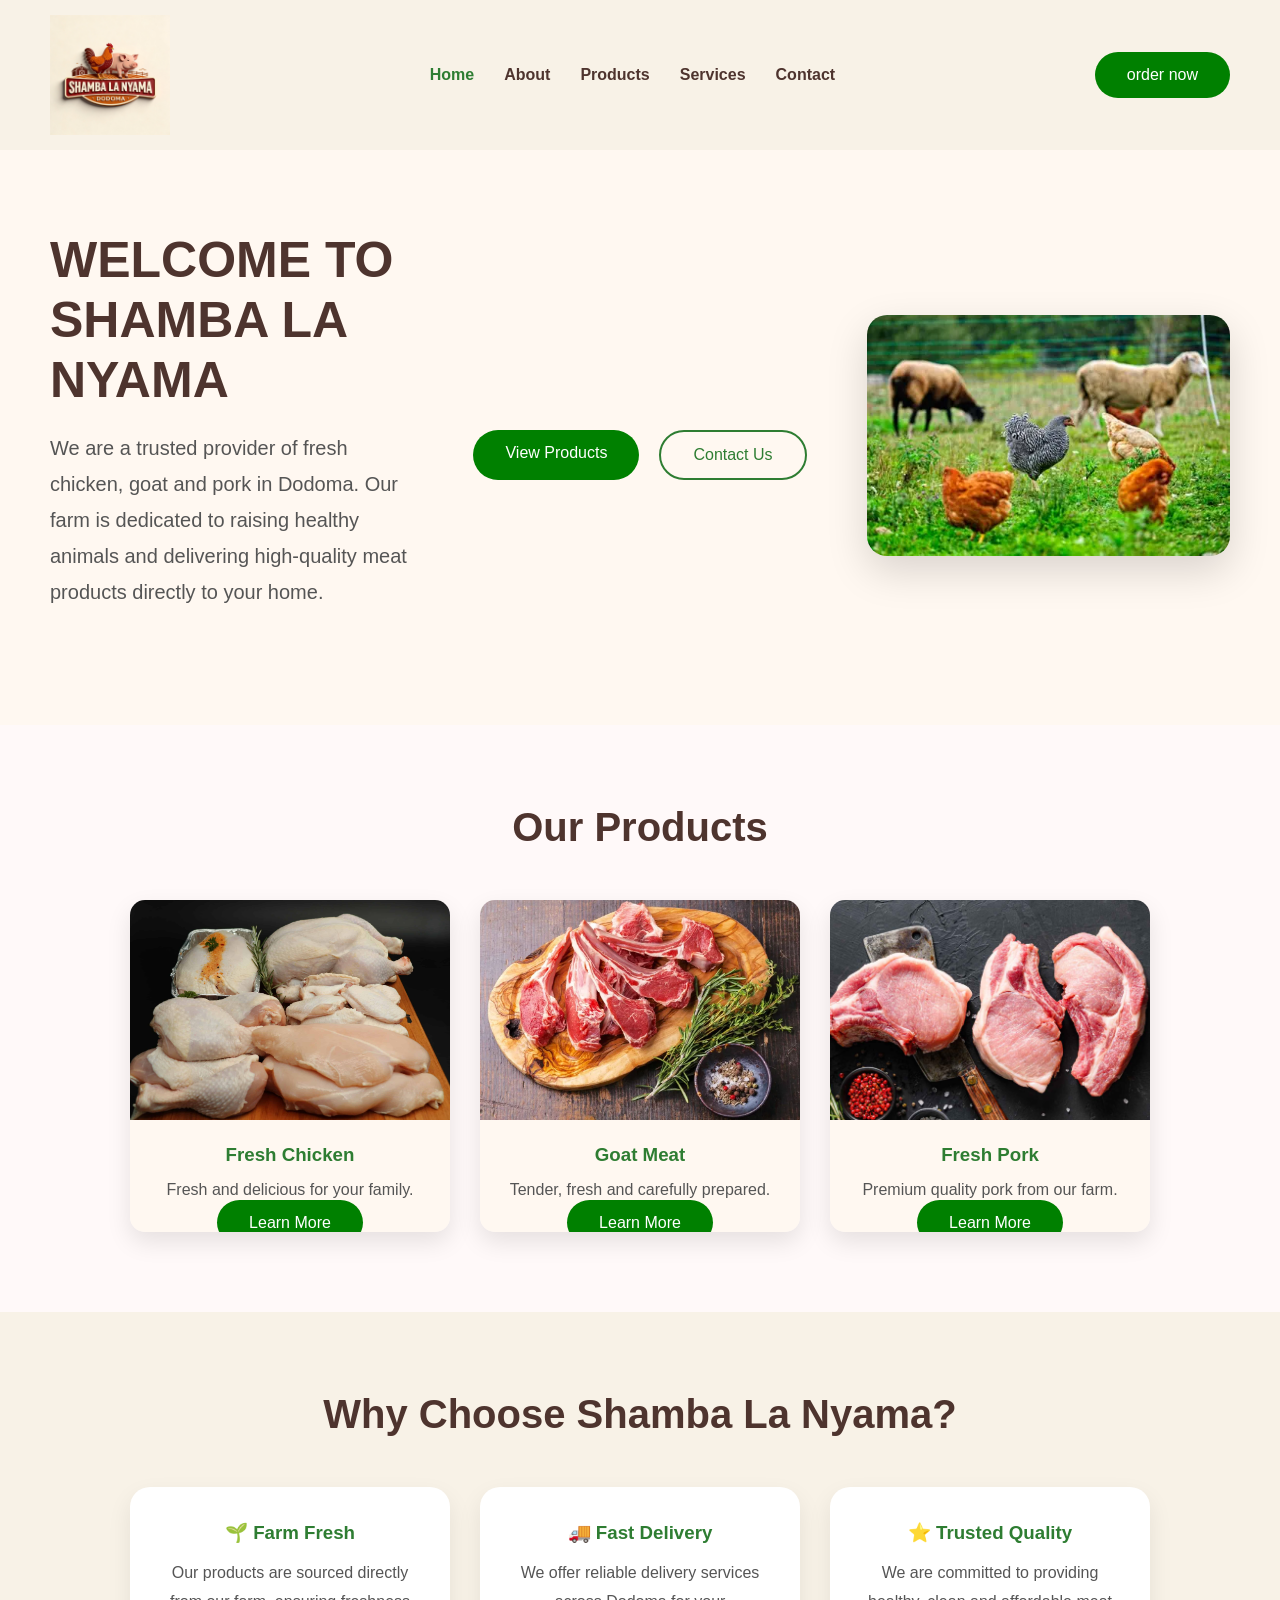
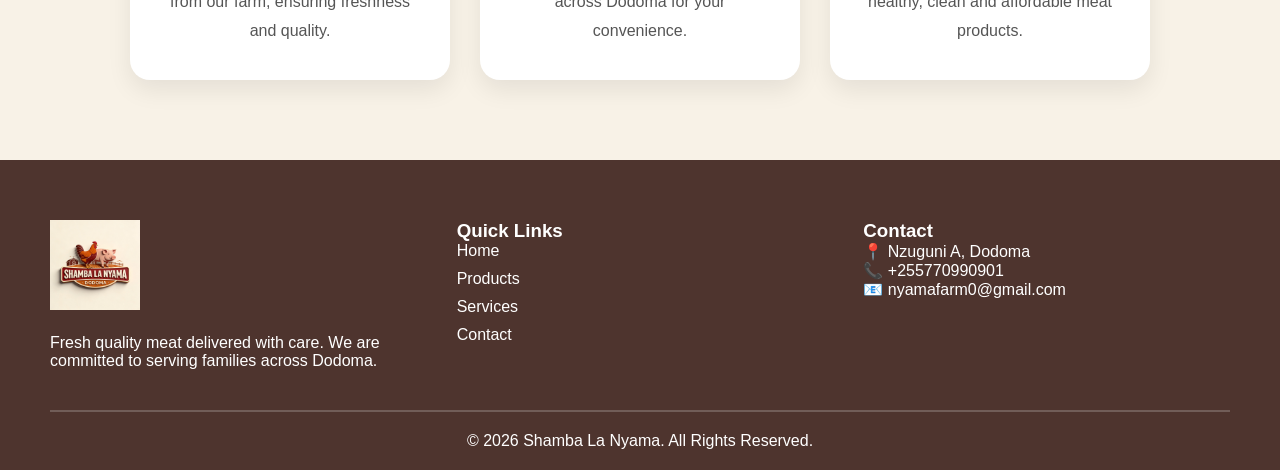
<file: index.html>
<!doctype html>
<html lang="en">
  <head>
    <meta charset="UTF-8" />
    <meta name="viewport" content="width=device-width, initial-scale=1.0" />
    <title>Shamba la Nyama Dodoma</title>

    <link rel="stylesheet" href="css/style.css" />
    <link rel="stylesheet" href="css/responsive.css" />
  </head>

  <body>
    <header>
      <nav>
        <img
          src="assets/logos/WhatsApp Image 2026-07-16 at 02.58.31.jpeg"
          alt="Shamba la Nyama Logo"
        />
        <div class="menu-toggle" id="menuToggle">☰</div>

        <ul id="navLinks">
          <li><a href="index.html" class="active">Home</a></li>
          <li><a href="about.html">About</a></li>
          <li><a href="products.html">Products</a></li>
          <li><a href="services.html">Services</a></li>
          <li><a href="contact.html">Contact</a></li>
        </ul>

        <a href="#" class="order-btn">order now</a>
      </nav>
    </header>

    <section class="hero">
      <div class="hero-text">
        <h1>WELCOME TO SHAMBA LA NYAMA</h1>
        <p>
          We are a trusted provider of fresh chicken, goat and pork in Dodoma.
          Our farm is dedicated to raising healthy animals and delivering
          high-quality meat products directly to your home.
        </p>
      </div>
      <div class="hero-buttons">
        <a href="products.html" class="order-btn">View Products</a>
        <a href="contact.html" class="contact-btn">Contact Us</a>
      </div>

      <div class="hero-image">
        <img src="assets/images/farm.jpg" alt="Farm Image" />
      </div>
    </section>

    <section class="products">
      <h2>Our Products</h2>

      <div class="product-container">
        <div class="product-card">
          <img src="assets/images/chicken3.jpg" alt="Chicken" />
          <h3>Fresh Chicken</h3>
          <p>Fresh and delicious for your family.</p>
          <a href="products.html" class="order-btn">Learn More</a>
        </div>

        <div class="product-card">
          <img src="assets/images/goat1.jpg" alt="Goat" />
          <h3>Goat Meat</h3>
          <p>Tender, fresh and carefully prepared.</p>
          <a href="products.html" class="order-btn">Learn More</a>
        </div>

        <div class="product-card">
          <img src="assets/images/pork2.jpg" alt="Pork" />
          <h3>Fresh Pork</h3>
          <p>Premium quality pork from our farm.</p>
          <a href="products.html" class="order-btn">Learn More</a>
        </div>
      </div>
    </section>

    <section class="why-us">
      <h2>Why Choose Shamba La Nyama?</h2>

      <div class="why-container">
        <div class="why-card">
          <h3>🌱 Farm Fresh</h3>
          <p>
            Our products are sourced directly from our farm, ensuring freshness
            and quality.
          </p>
        </div>

        <div class="why-card">
          <h3>🚚 Fast Delivery</h3>
          <p>
            We offer reliable delivery services across Dodoma for your
            convenience.
          </p>
        </div>

        <div class="why-card">
          <h3>⭐ Trusted Quality</h3>
          <p>
            We are committed to providing healthy, clean and affordable meat
            products.
          </p>
        </div>
      </div>
    </section>

    <footer>
      <div class="footer-container">
        <div class="footer-about">
          <img
            src="assets/logos/WhatsApp Image 2026-07-16 at 02.58.31.jpeg"
            alt="Logo"
          />

          <p>
            Fresh quality meat delivered with care. We are committed to serving
            families across Dodoma.
          </p>
        </div>

        <div class="footer-links">
          <h3>Quick Links</h3>

          <ul>
            <li><a href="index.html">Home</a></li>
            <li><a href="products.html">Products</a></li>
            <li><a href="services.html">Services</a></li>
            <li><a href="contact.html">Contact</a></li>
          </ul>
        </div>

        <div class="footer-contact">
          <h3>Contact</h3>

          <p>📍 Nzuguni A, Dodoma</p>

          <p>📞 +255770990901</p>

          <p>📧 nyamafarm0@gmail.com</p>
        </div>
      </div>

      <hr />

      <p class="copyright">© 2026 Shamba La Nyama. All Rights Reserved.</p>
    </footer>
    <button id="topBtn">↑</button>
    <script src="js/script.js"></script>
  </body>
</html>
</file>
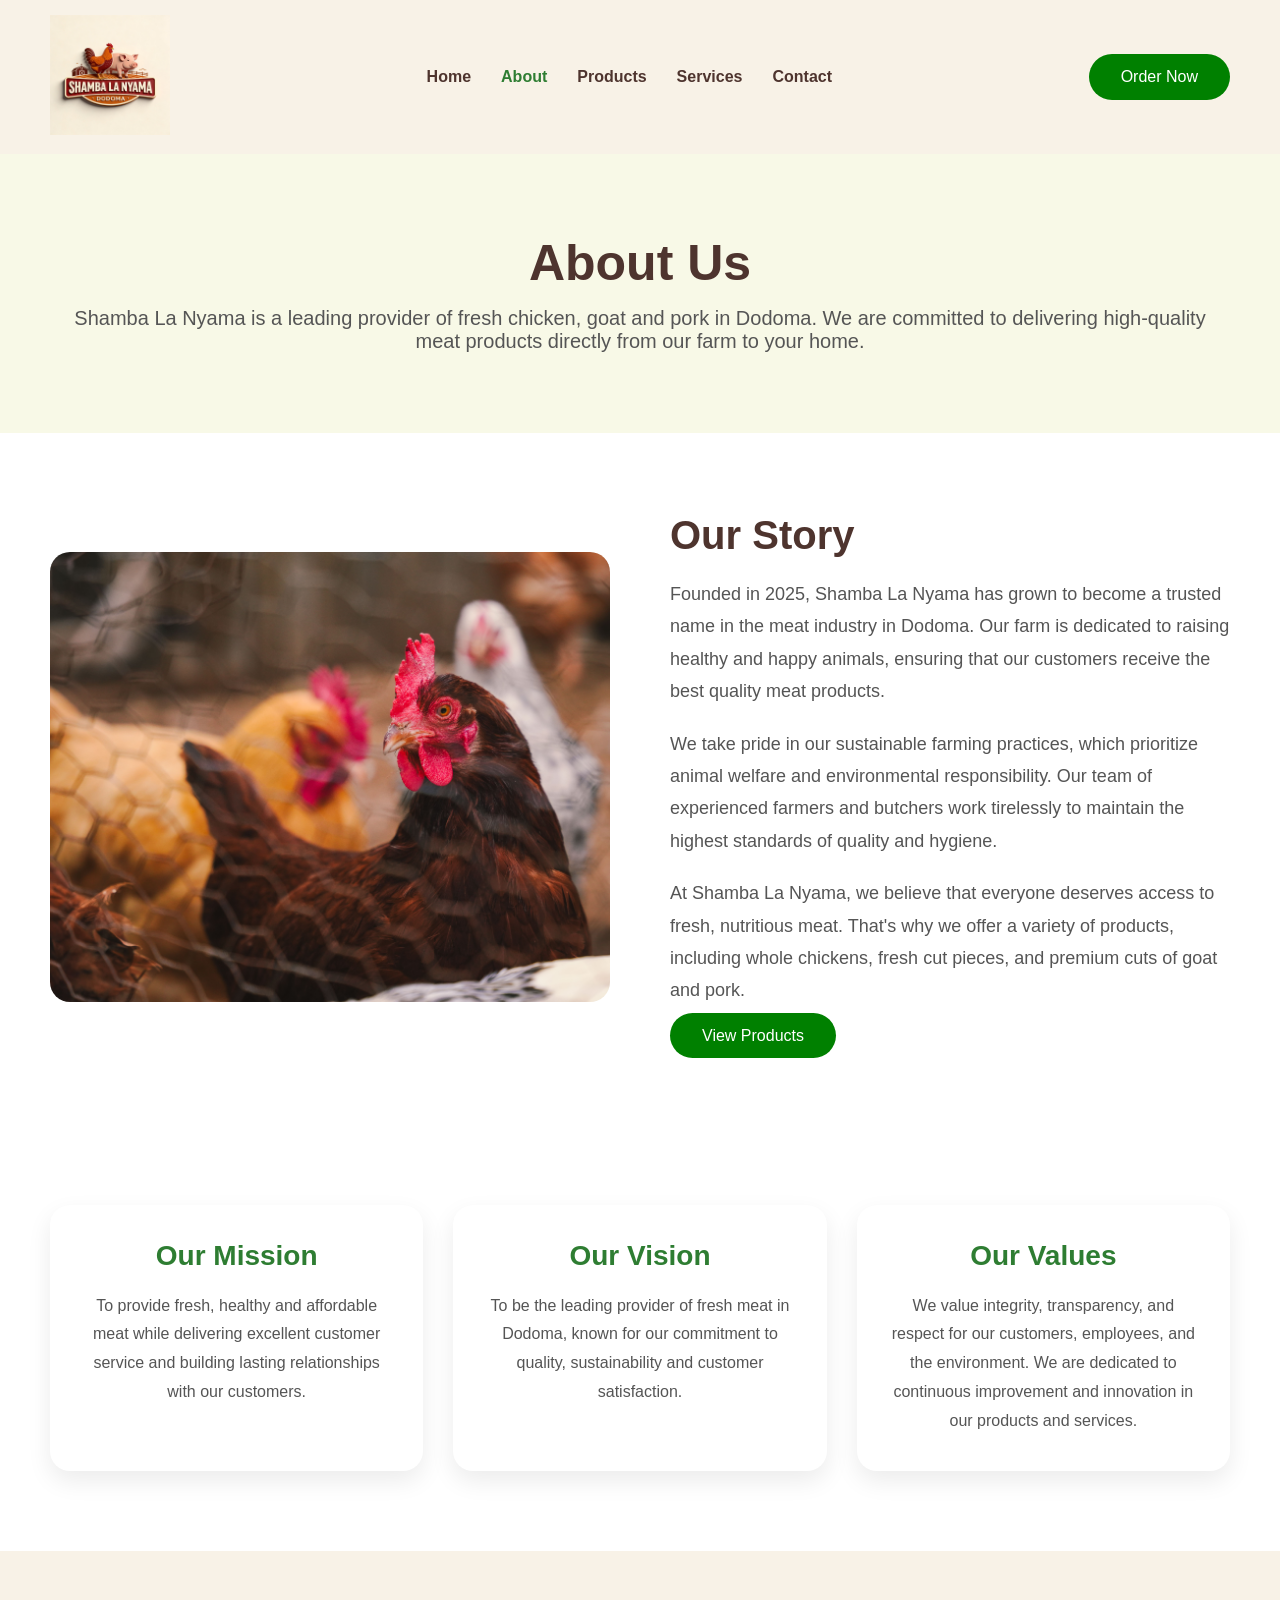
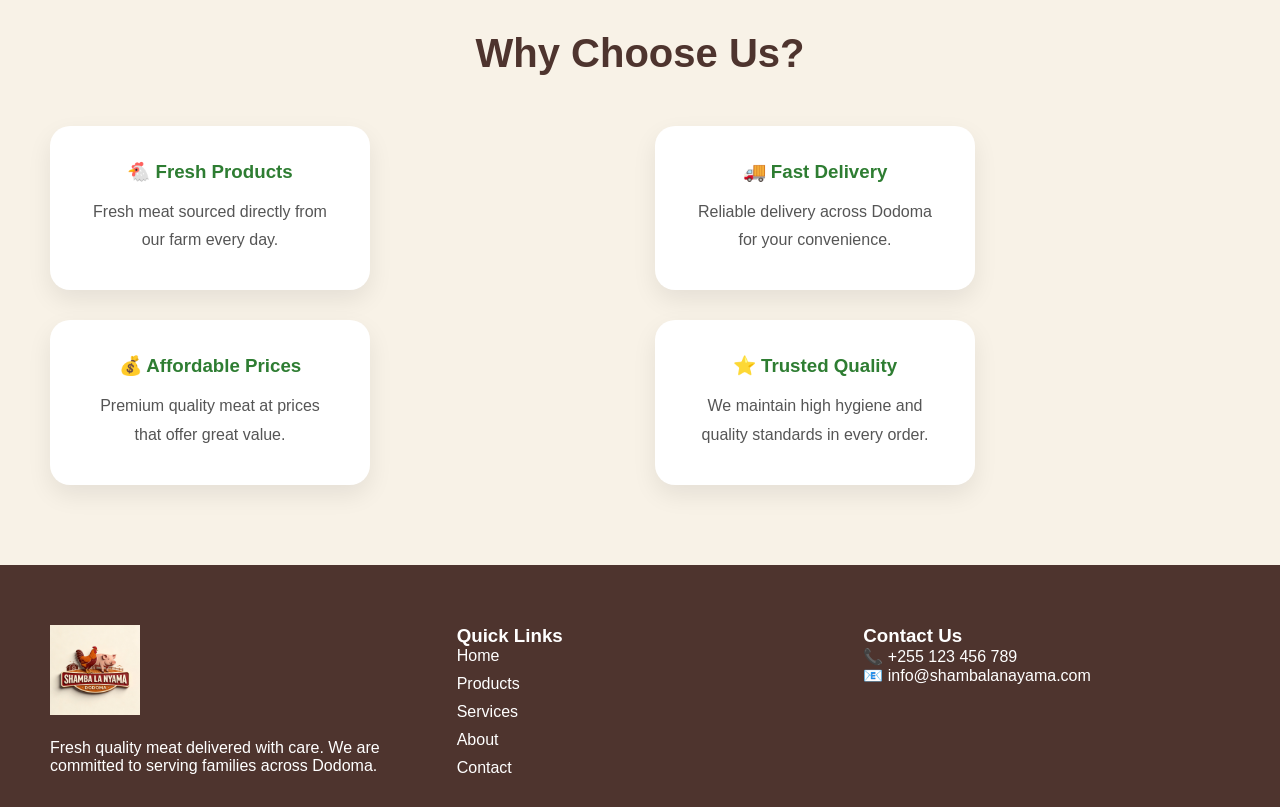
<file: about.html>
<!doctype html>
<html lang="en">
  <head>
    <meta charset="UTF-8" />
    <meta name="viewport" content="width=device-width, initial-scale=1.0" />
    <title>About Us | Shamba La Nyama</title>

    <link rel="stylesheet" href="css/style.css" />
    <link rel="stylesheet" href="css/responsive.css" />
  </head>

  <body>
    <header>
      <nav>
        <a href="index.html">
          <img
            src="assets/logos/WhatsApp Image 2026-07-16 at 02.58.31.jpeg"
            alt="Shamba La Nyama Logo"
          />
        </a>
        <div class="menu-toggle" id="menuToggle">☰</div>

        <ul class="nav-links" id="navLinks">
          <li><a href="index.html">Home</a></li>
          <li><a href="about.html" class="active">About</a></li>
          <li><a href="products.html">Products</a></li>
          <li><a href="services.html">Services</a></li>
          <li><a href="contact.html">Contact</a></li>
        </ul>

        <a href="products.html" class="order-btn">Order Now</a>
      </nav>
    </header>

    <main>
      <section class="about-header">
        <h1>About Us</h1>

        <p>
          Shamba La Nyama is a leading provider of fresh chicken, goat and pork
          in Dodoma. We are committed to delivering high-quality meat products
          directly from our farm to your home.
        </p>
      </section>

      <section class="about-section">
        <div class="about-image">
          <img
            src="assets/images/pexels-emmacate-19972937.jpg"
            alt="Shamba La Nyama Farm"
          />
        </div>

        <div class="about-text">
          <h2>Our Story</h2>

          <p>
            Founded in 2025, Shamba La Nyama has grown to become a trusted name
            in the meat industry in Dodoma. Our farm is dedicated to raising
            healthy and happy animals, ensuring that our customers receive the
            best quality meat products.
          </p>

          <p>
            We take pride in our sustainable farming practices, which prioritize
            animal welfare and environmental responsibility. Our team of
            experienced farmers and butchers work tirelessly to maintain the
            highest standards of quality and hygiene.
          </p>

          <p>
            At Shamba La Nyama, we believe that everyone deserves access to
            fresh, nutritious meat. That's why we offer a variety of products,
            including whole chickens, fresh cut pieces, and premium cuts of goat
            and pork.
          </p>

          <a href="products.html" class="order-btn">View Products</a>
        </div>
      </section>

      <section class="mvv-section">
        <div class="mvv-card">
          <h3>Our Mission</h3>

          <p>
            To provide fresh, healthy and affordable meat while delivering
            excellent customer service and building lasting relationships with
            our customers.
          </p>
        </div>

        <div class="mvv-card">
          <h3>Our Vision</h3>

          <p>
            To be the leading provider of fresh meat in Dodoma, known for our
            commitment to quality, sustainability and customer satisfaction.
          </p>
        </div>

        <div class="mvv-card">
          <h3>Our Values</h3>

          <p>
            We value integrity, transparency, and respect for our customers,
            employees, and the environment. We are dedicated to continuous
            improvement and innovation in our products and services.
          </p>
        </div>
      </section>
      <section class="why-us">
        <h2>Why Choose Us?</h2>

        <div class="why-grid">
          <div class="why-card">
            <h3>🐔 Fresh Products</h3>
            <p>Fresh meat sourced directly from our farm every day.</p>
          </div>

          <div class="why-card">
            <h3>🚚 Fast Delivery</h3>
            <p>Reliable delivery across Dodoma for your convenience.</p>
          </div>

          <div class="why-card">
            <h3>💰 Affordable Prices</h3>
            <p>Premium quality meat at prices that offer great value.</p>
          </div>

          <div class="why-card">
            <h3>⭐ Trusted Quality</h3>
            <p>
              We maintain high hygiene and quality standards in every order.
            </p>
          </div>
        </div>
      </section>
    </main>

    <footer>
      <div class="footer-container">
        <div class="footer-about">
          <img
            src="assets/logos/WhatsApp Image 2026-07-16 at 02.58.31.jpeg"
            alt="Logo"
          />

          <p>
            Fresh quality meat delivered with care. We are committed to serving
            families across Dodoma.
          </p>
        </div>

        <div class="footer-links">
          <h3>Quick Links</h3>

          <ul>
            <li><a href="index.html">Home</a></li>
            <li><a href="products.html">Products</a></li>
            <li><a href="services.html">Services</a></li>
            <li><a href="about.html" class="active">About</a></li>
            <li><a href="contact.html">Contact</a></li>
          </ul>
        </div>

        <div class="footer-contact">
          <h3>Contact Us</h3>

          <p>📞 +255 123 456 789</p>
          <p>📧 info@shambalanayama.com</p>
        </div>
      </div>
    </footer>

    <button id="topBtn">↑</button>
    <script src="js/script.js"></script>
  </body>
</html>
</file>
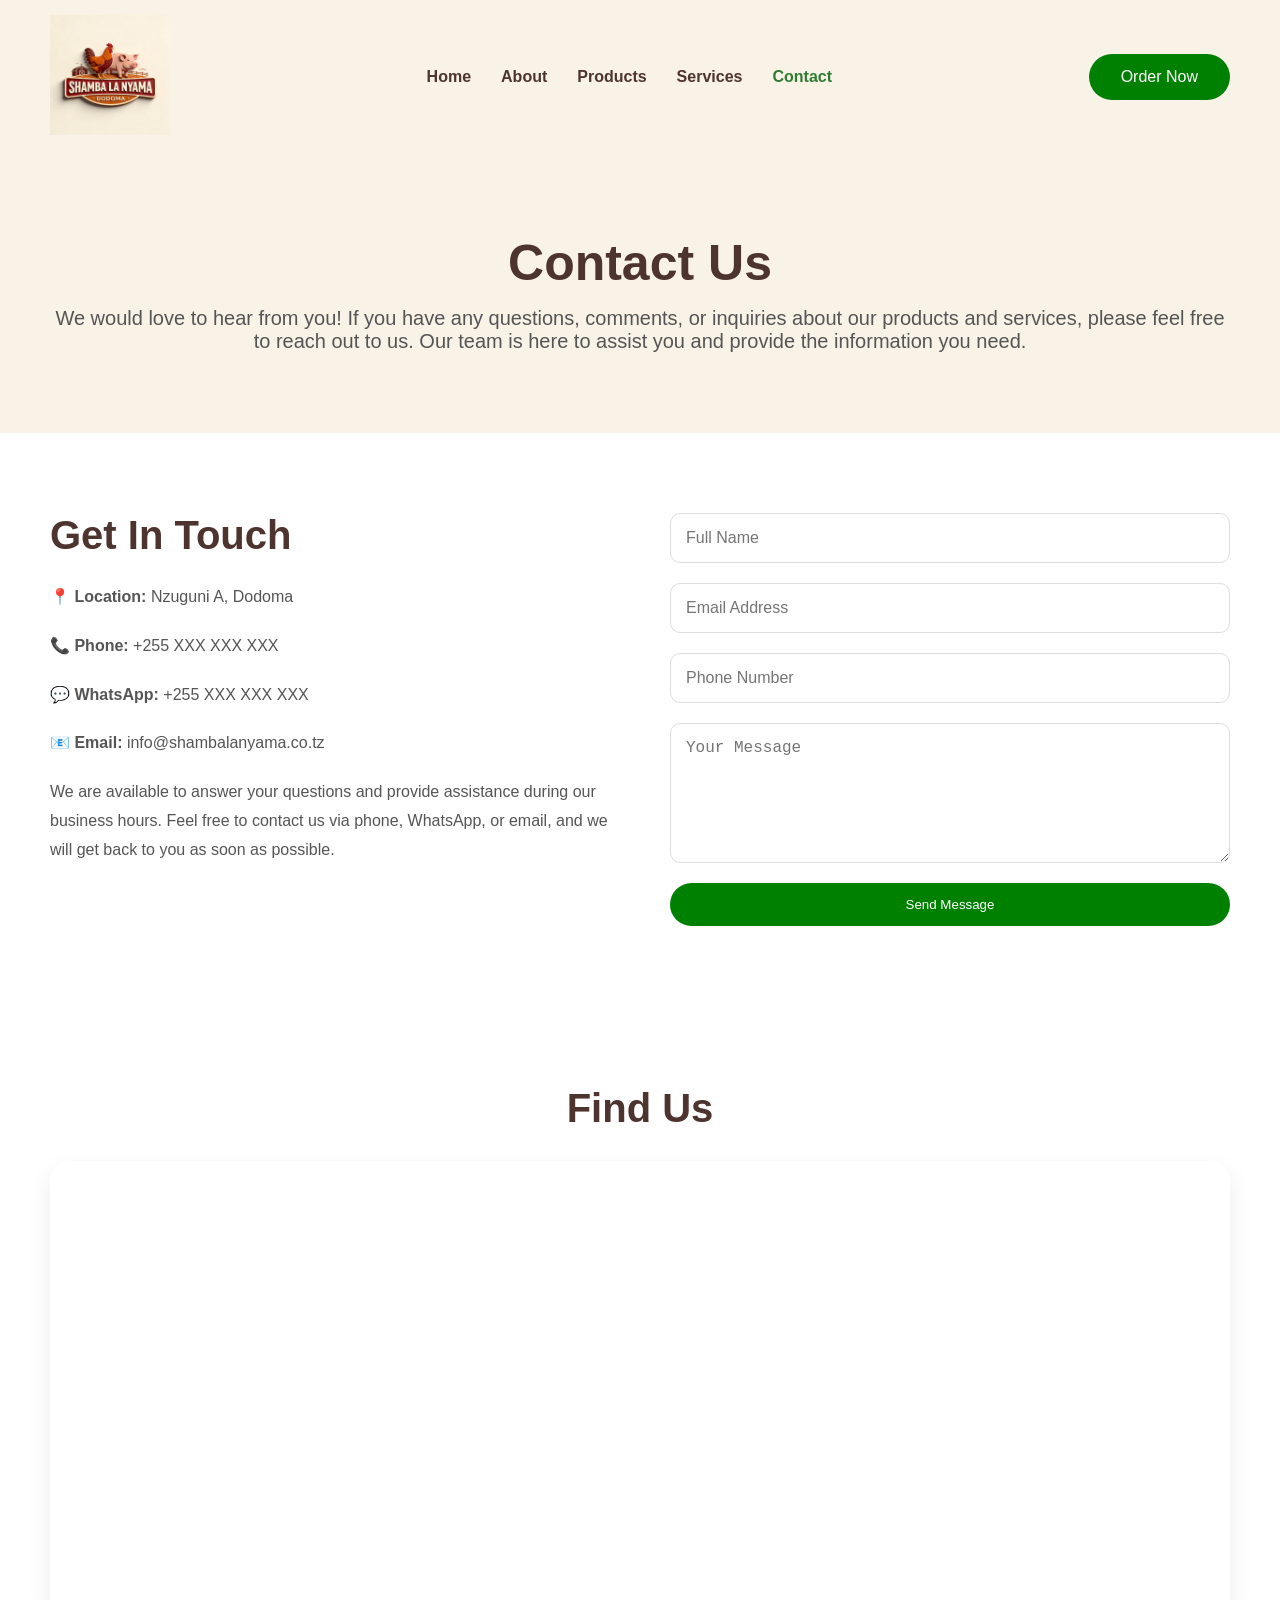
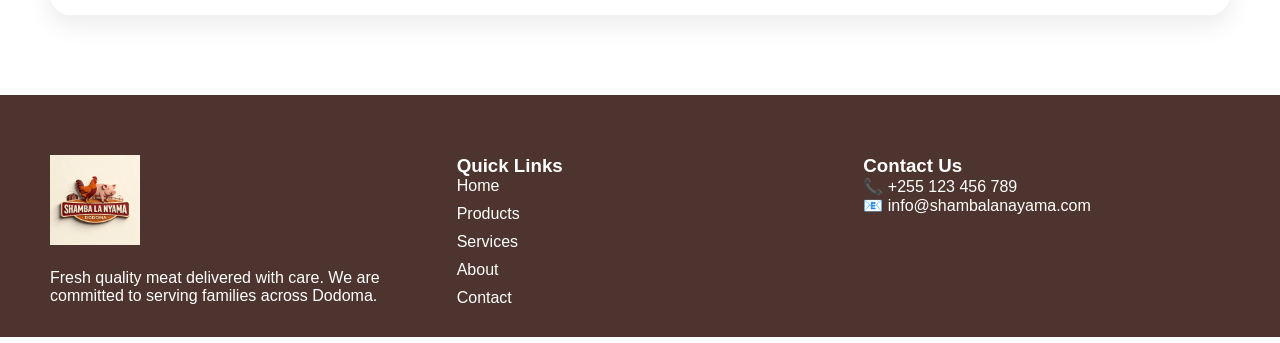
<file: contact.html>
<!doctype html>
<html lang="en">
  <head>
    <meta charset="UTF-8" />
    <meta name="viewport" content="width=device-width, initial-scale=1.0" />
    <title>About Us | Shamba La Nyama</title>

    <link rel="stylesheet" href="css/style.css" />
    <link rel="stylesheet" href="css/responsive.css" />
  </head>

  <body>
    <header>
      <nav>
        <a href="index.html">
          <img
            src="assets/logos/WhatsApp Image 2026-07-16 at 02.58.31.jpeg"
            alt="Shamba La Nyama Logo"
          />
        </a>
        <div class="menu-toggle" id="menuToggle">☰</div>

        <ul class="nav-links" id="navLinks">
          <li><a href="index.html">Home</a></li>
          <li><a href="about.html">About</a></li>
          <li><a href="products.html">Products</a></li>
          <li><a href="services.html">Services</a></li>
          <li><a href="contact.html" class="active">Contact</a></li>
        </ul>

        <a href="products.html" class="order-btn">Order Now</a>
      </nav>
    </header>

    <main>
    <main>

<section class="page-header">

    <h1>Contact Us</h1>

    <p>
        We would love to hear from you! If you have any questions, comments, or inquiries about our products and services, please feel free to reach out to us. Our team is here to assist you and provide the information you need.
    </p>

</section>

<section class="contact-section">

    <div class="contact-info">

        <h2>Get In Touch</h2>

        <p><strong>📍 Location:</strong> Nzuguni A, Dodoma</p>

        <p><strong>📞 Phone:</strong> +255 XXX XXX XXX</p>

        <p><strong>💬 WhatsApp:</strong> +255 XXX XXX XXX</p>

        <p><strong>📧 Email:</strong> info@shambalanyama.co.tz</p>

        <p>
            We are available to answer your questions and provide assistance during our business hours. Feel free to contact us via phone, WhatsApp, or email, and we will get back to you as soon as possible.
        </p>

    </div>

    <div class="contact-form">

        <form id="contactForm">

            <input id="name" placeholder="Full Name" required>

            <input id="email" placeholder="Email Address" required>

            <input id="phone" type="tel" placeholder="Phone Number">

            <textarea id="message" placeholder="Your Message" rows="6"></textarea>

            <button type="submit" class="order-btn">
                Send Message
            </button>

        </form>

    </div>

</section>
<section class="map-section">

    <h2>Find Us</h2>

    <div class="map-container">
<iframe src="https://www.google.com/maps/embed?pb=!1m14!1m12!1m3!1d1983.5262744845143!2d35.85172771631975!3d-6.123630498978437!2m3!1f0!2f0!3f0!3m2!1i1024!2i768!4f13.1!5e0!3m2!1sen!2stz!4v1784552067715!5m2!1sen!2stz" width="600" height="450" style="border:0;" allowfullscreen="" loading="lazy" referrerpolicy="strict-origin-when-cross-origin"></iframe>
        

    </div>

</section>
    </main>

    <footer>
      <div class="footer-container">
        <div class="footer-about">
          <img
            src="assets/logos/WhatsApp Image 2026-07-16 at 02.58.31.jpeg"
            alt="Logo"
          />

          <p>
            Fresh quality meat delivered with care. We are committed to serving
            families across Dodoma.
          </p>
        </div>

        <div class="footer-links">
          <h3>Quick Links</h3>

          <ul>
            <li><a href="index.html">Home</a></li>
            <li><a href="products.html">Products</a></li>
            <li><a href="services.html">Services</a></li>
            <li><a href="about.html">About</a></li>
            <li><a href="contact.html " class="active">Contact</a></li>
          </ul>
        </div>

        <div class="footer-contact">
          <h3>Contact Us</h3>

          <p>📞 +255 123 456 789</p>
          <p>📧 info@shambalanayama.com</p>
        </div>
      </div>
    </footer>
 <button id="topBtn">↑</button>
    <script src="js/script.js"></script>
  </body>
</html>
</file>
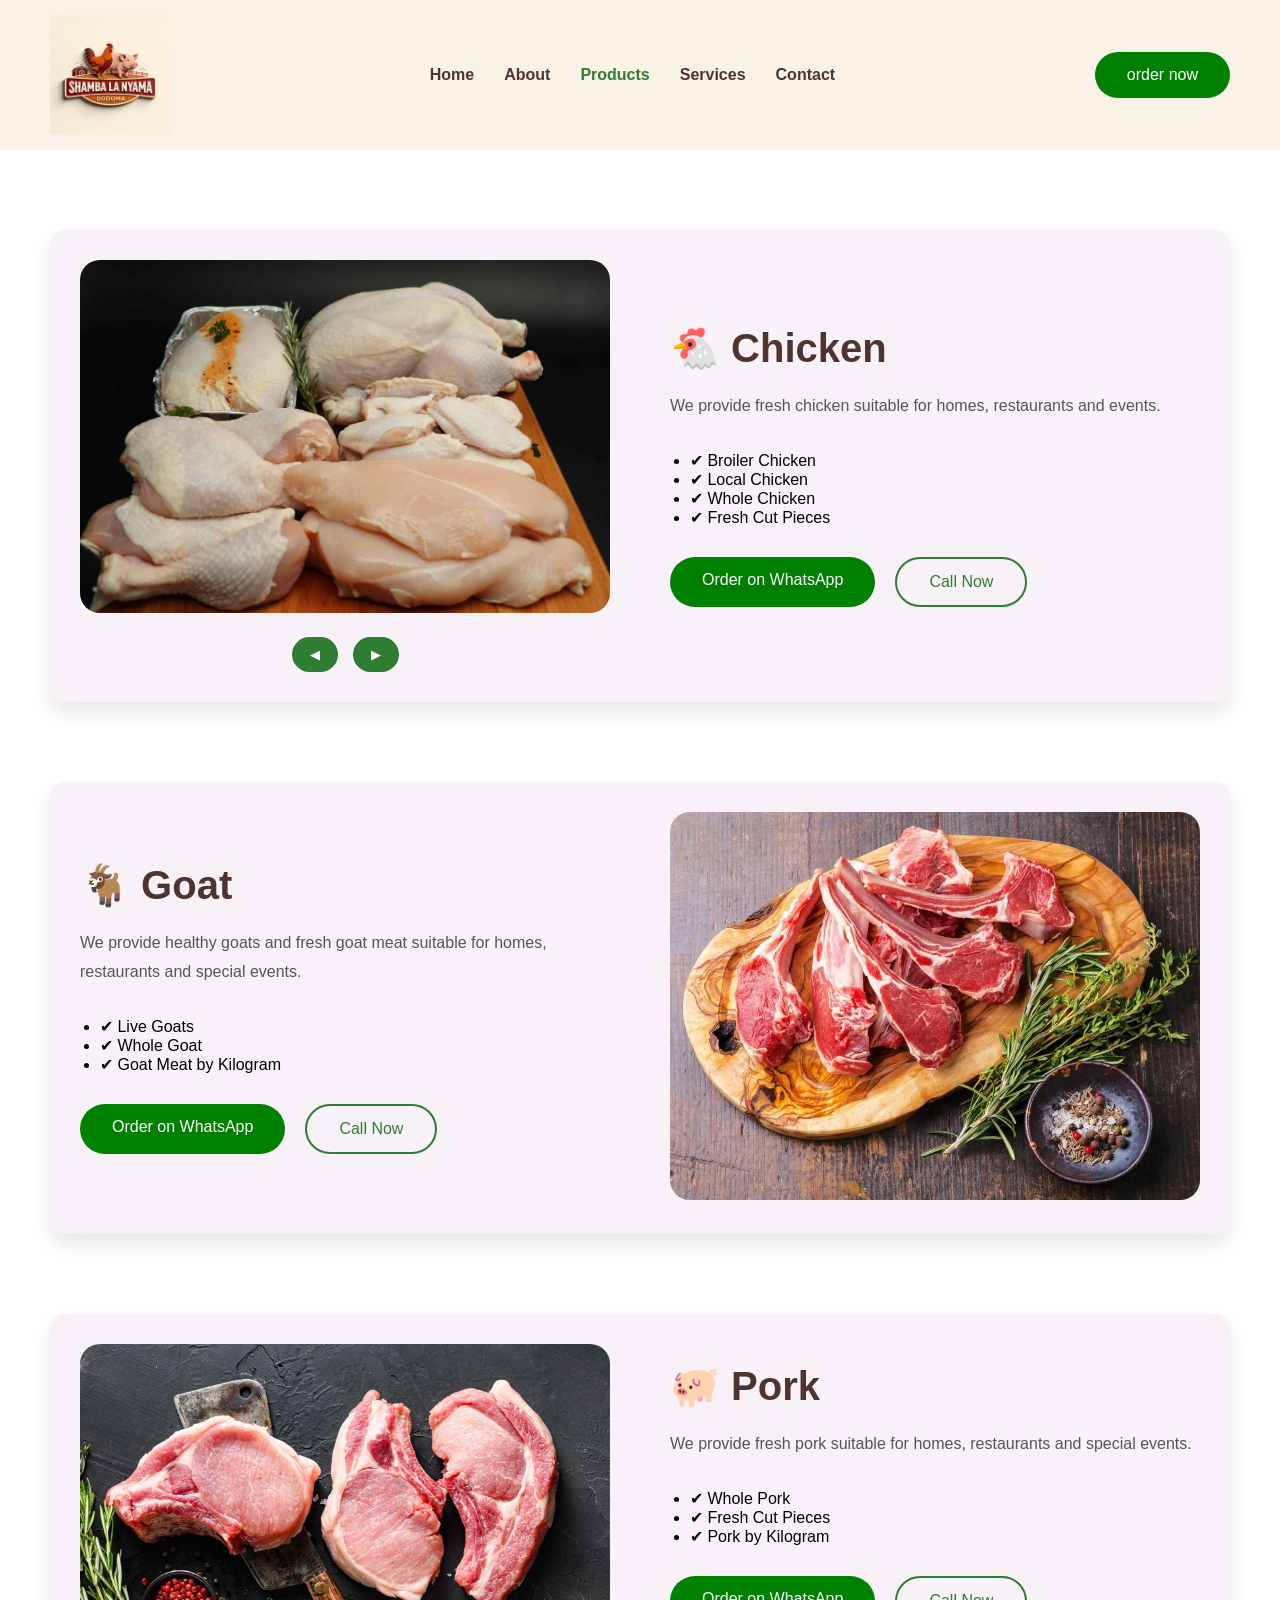
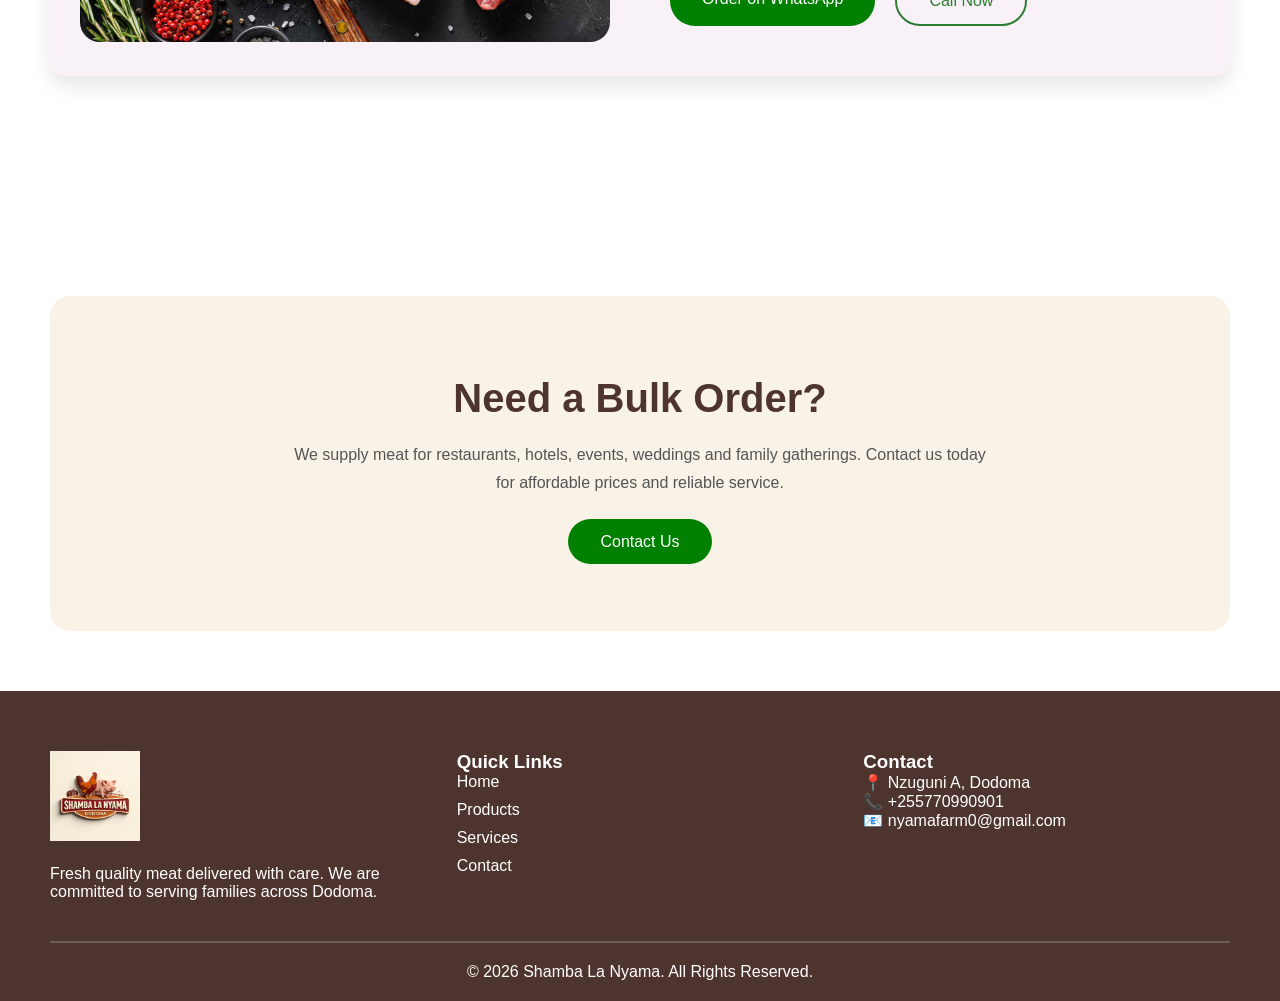
<file: products.html>
<!doctype html>
<html lang="en">
  <head>
    <meta charset="UTF-8" />
    <meta name="viewport" content="width=device-width, initial-scale=1.0" />
    <title>Shamba la Nyama Dodoma</title>

    <link rel="stylesheet" href="css/style.css" />
    <link rel="stylesheet" href="css/responsive.css" />
  </head>

  <body>
    <header>
      <nav>
        <img
          src="assets/logos/WhatsApp Image 2026-07-16 at 02.58.31.jpeg"
          alt="Shamba la Nyama Logo"
        />
        <div class="menu-toggle" id="menuToggle">☰</div>

        <ul id="navLinks">
          <li><a href="index.html">Home</a></li>
          <li><a href="about.html">About</a></li>
          <li><a href="products.html" class="active">Products</a></li>
          <li><a href="services.html">Services</a></li>
          <li><a href="contact.html">Contact</a></li>
        </ul>

        <a href="#" class="order-btn">order now</a>
      </nav>
    </header>

    <section class="products-page">
      <div class="product-item">
        <div class="product-image">

    <img id="chickenImage"
         src="assets/images/chicken3.jpg"
         alt="Chicken">

    <div class="gallery-buttons">
        <button id="prevChicken">◀</button>
        <button id="nextChicken">▶</button>
    </div>

</div>

        <div class="product-details">
          <h2>🐔 Chicken</h2>

          <p>
            We provide fresh chicken suitable for homes, restaurants and events.
          </p>

          <ul>
            <li>✔ Broiler Chicken</li>

            <li>✔ Local Chicken</li>

            <li>✔ Whole Chicken</li>

            <li>✔ Fresh Cut Pieces</li>
          </ul>

          <div class="product-buttons">
            <a href="#" class="order-btn"> Order on WhatsApp </a>

            <a href="#" class="contact-btn"> Call Now </a>
          </div>
        </div>
      </div>

      <div class="product-item reverse">
        <div class="product-image">
          <img src="assets/images/goat1.jpg" alt="Goat" />
        </div>

        <div class="product-details">
          <h2>🐐 Goat</h2>

          <p>
            We provide healthy goats and fresh goat meat suitable for homes,
            restaurants and special events.
          </p>

          <ul>
            <li>✔ Live Goats</li>
            <li>✔ Whole Goat</li>
            <li>✔ Goat Meat by Kilogram</li>
          </ul>
          <div class="product-buttons">
            <a href="#" class="order-btn"> Order on WhatsApp </a>

            <a href="#" class="contact-btn"> Call Now </a>
          </div>
        </div>
      </div>

      <div class="product-item">
        <div class="product-image">
          <img src="assets/images/pork2.jpg" alt="Pork" />
        </div>

        <div class="product-details">
          <h2>🐖 Pork</h2>

          <p>
            We provide fresh pork suitable for homes, restaurants and special
            events.
          </p>

          <ul>
            <li>✔ Whole Pork</li>
            <li>✔ Fresh Cut Pieces</li>
            <li>✔ Pork by Kilogram</li>
          </ul>

          <div class="product-buttons">
            <a href="#" class="order-btn"> Order on WhatsApp </a>

            <a href="#" class="contact-btn"> Call Now </a>
          </div>
        </div>


    </section>

    <section class="bulk-order">

    <h2>Need a Bulk Order?</h2>

    <p>
        We supply meat for restaurants, hotels, events,
        weddings and family gatherings.

        Contact us today for affordable prices and reliable service.
    </p>

    <a href="contact.html" class="order-btn">
        Contact Us
    </a>

</section>
    <footer>
      <div class="footer-container">
        <div class="footer-about">
          <img
            src="assets/logos/WhatsApp Image 2026-07-16 at 02.58.31.jpeg"
            alt="Logo"
          />

          <p>
            Fresh quality meat delivered with care. We are committed to serving
            families across Dodoma.
          </p>
        </div>

        <div class="footer-links">
          <h3>Quick Links</h3>

          <ul>
            <li><a href="index.html">Home</a></li>
            <li><a href="products.html">Products</a></li>
            <li><a href="services.html">Services</a></li>
            <li><a href="contact.html">Contact</a></li>
          </ul>
        </div>

        <div class="footer-contact">
          <h3>Contact</h3>

          <p>📍 Nzuguni A, Dodoma</p>

          <p>📞 +255770990901</p>

          <p>📧 nyamafarm0@gmail.com</p>
        </div>
      </div>

      <hr />

      <p class="copyright">© 2026 Shamba La Nyama. All Rights Reserved.</p>
    </footer>
     <button id="topBtn">↑</button>
    <script src="js/script.js"></script>
  </body>
</html>
</file>
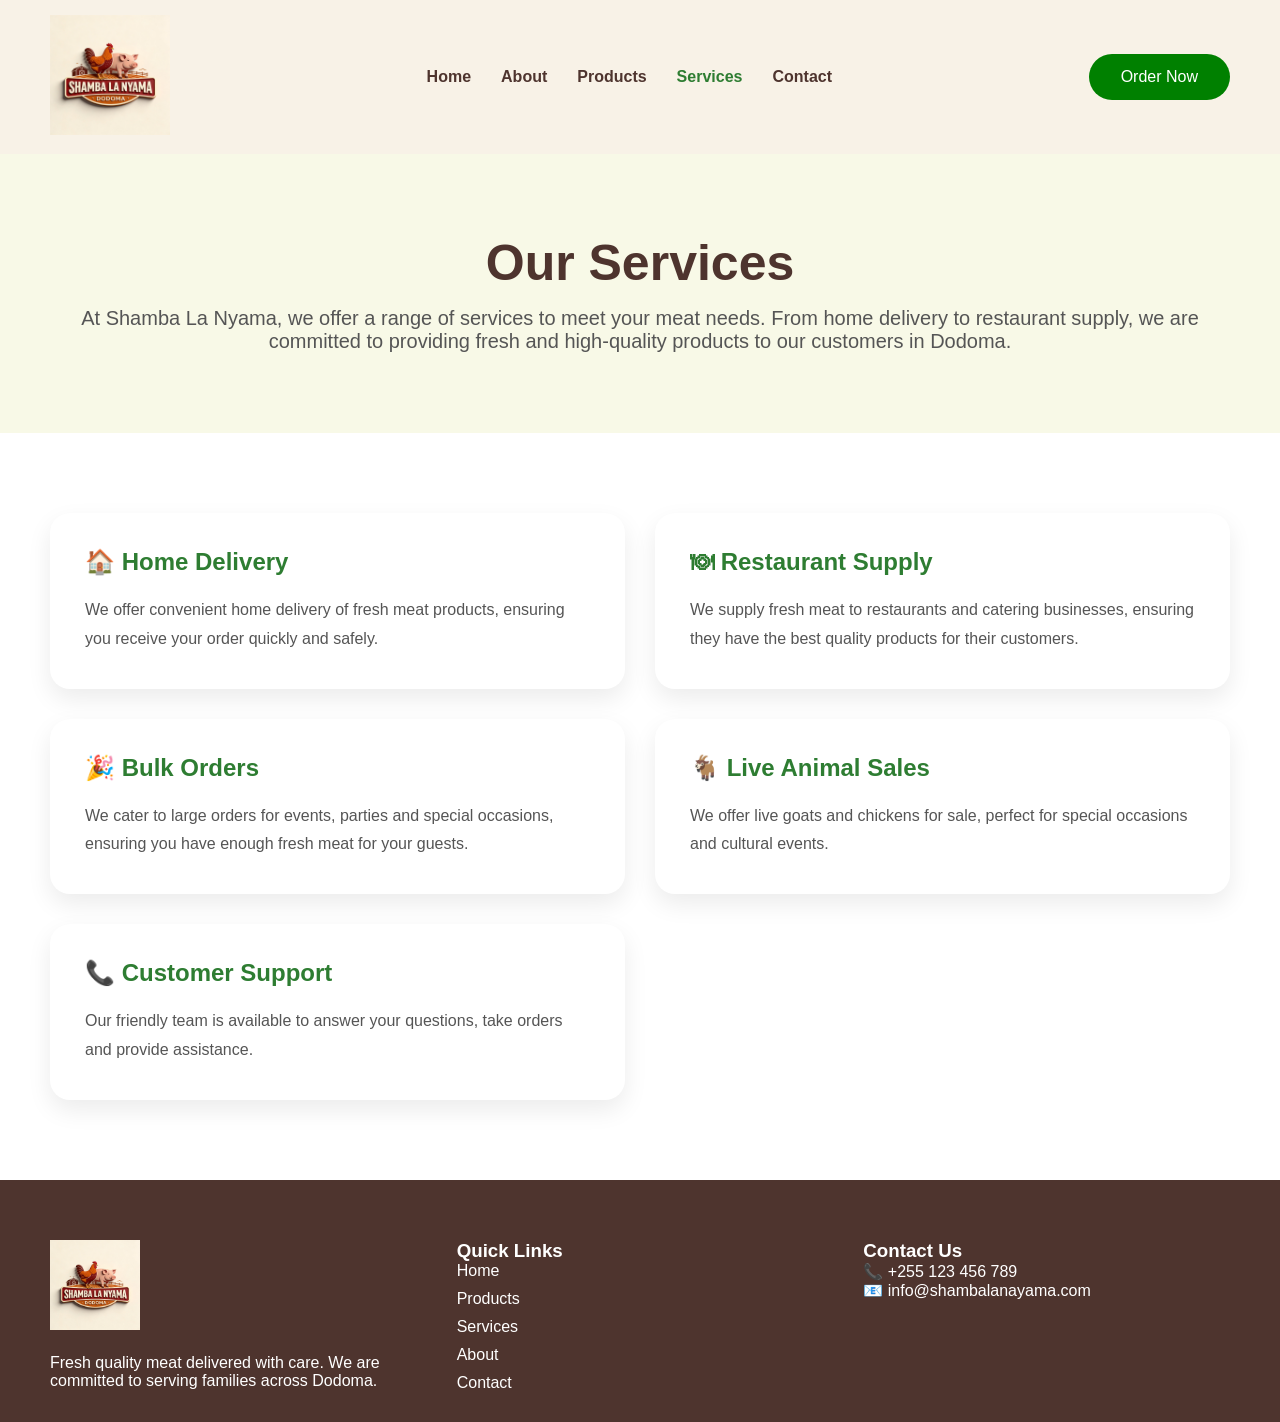
<file: services.html>
<!doctype html>
<html lang="en">
  <head>
    <meta charset="UTF-8" />
    <meta name="viewport" content="width=device-width, initial-scale=1.0" />
    <title>About Us | Shamba La Nyama</title>

    <link rel="stylesheet" href="css/style.css" />
    <link rel="stylesheet" href="css/responsive.css" />
  </head>

  <body>
    <header>
      <nav>
        <a href="index.html">
          <img
            src="assets/logos/WhatsApp Image 2026-07-16 at 02.58.31.jpeg"
            alt="Shamba La Nyama Logo"
          />
        </a>
        <div class="menu-toggle" id="menuToggle">☰</div>

        <ul class="nav-links" id="navLinks">
          <li><a href="index.html">Home</a></li>
          <li><a href="about.html">About</a></li>
          <li><a href="products.html">Products</a></li>
          <li><a href="services.html" class="active">Services</a></li>
          <li><a href="contact.html">Contact</a></li>
        </ul>

        <a href="products.html" class="order-btn">Order Now</a>
      </nav>
    </header>

    <main>
    <main>

<section class="about-header">

    <h1>Our Services</h1>

    <p>
        At Shamba La Nyama, we offer a range of services to meet your meat needs. From home delivery to restaurant supply, we are committed to providing fresh and high-quality products to our customers in Dodoma.
    </p>

</section>

<section class="services">

    <div class="service-card">

        <h2>🏠 Home Delivery</h2>

        <p>
            We offer convenient home delivery of fresh meat products, ensuring you receive your order quickly and safely.
        </p>

    </div>

    <div class="service-card">

        <h2>🍽 Restaurant Supply</h2>

        <p>
            We supply fresh meat to restaurants and catering businesses,
            ensuring they have the best quality products for their customers.
        </p>

    </div>

    <div class="service-card">

        <h2>🎉 Bulk Orders</h2>

        <p>
            We cater to large orders for events, parties and special occasions,
            ensuring you have enough fresh meat for your guests.
        </p>

    </div>

    <div class="service-card">

        <h2>🐐 Live Animal Sales</h2>

        <p>
            We offer live goats and chickens for sale,
            perfect for special occasions and cultural events.
        </p>

    </div>

    <div class="service-card">

        <h2>📞 Customer Support</h2>

        <p>
            Our friendly team is available to answer your questions,
            take orders and provide assistance.
        </p>

    </div>

</section>
    </main>

    <footer>
      <div class="footer-container">
        <div class="footer-about">
          <img
            src="assets/logos/WhatsApp Image 2026-07-16 at 02.58.31.jpeg"
            alt="Logo"
          />

          <p>
            Fresh quality meat delivered with care. We are committed to serving
            families across Dodoma.
          </p>
        </div>

        <div class="footer-links">
          <h3>Quick Links</h3>

          <ul>
            <li><a href="index.html">Home</a></li>
            <li><a href="products.html">Products</a></li>
            <li><a href="services.html">Services</a></li>
            <li><a href="about.html" class="active">About</a></li>
            <li><a href="contact.html">Contact</a></li>
          </ul>
        </div>

        <div class="footer-contact">
          <h3>Contact Us</h3>

          <p>📞 +255 123 456 789</p>
          <p>📧 info@shambalanayama.com</p>
        </div>
      </div>
    </footer>
     <button id="topBtn">↑</button>
    <script src="js/script.js"></script>
  </body>
</html>
</file>
<file: css/style.css>
* {
  margin: 0;
  padding: 0;
  box-sizing: border-box;
}

body {
  font-family: arial, sans-serif;
}

header {
  background-color: #f8f2e7;
  padding: 15px 50px;
}

nav {
  display: flex;
  justify-content: space-between;
  align-items: center;
}

nav img {
  width: 120px;
  height: auto;
}

nav ul {
  list-style: none;
  display: flex;
  gap: 30px;
}

nav ul li a {
  text-decoration: none;
  color: #4e342e;
  font-weight: 600;
  transition: color 0.3s ease;
}

nav ul li a:hover {
  box-shadow: 0 5px 10px rgba(0, 0, 0, 0.3);
}

.order-btn {
  text-decoration: none;
  color: white;
  padding: 14px 32px;
  border-radius: 50px;
  background-color: green;
  border: none;
  transition: all 0.3s ease;
}

.order-btn:hover {
  background-color: rgb(1, 40, 1);
}

.hero {
  display: flex;
  justify-content: space-between;
  align-items: center;
  padding: 80px 50px;
  gap: 60px;
  background-color: #fff8f1;
}

.hero-text {
  flex: 1;
}

.hero-text h1 {
  font-size: 50px;
  color: #4e342e;
  margin-bottom: 20px;
  font-weight: 700;
  line-height: 1.2;
}

.hero-text p {
  font-size: 20px;
  color: #555;
  line-height: 1.8;
  margin-bottom: 35px;
}

.hero-image {
  flex: 1;
}

.hero-image img {
  width: 100%;
  border-radius: 20px;
  box-shadow: 0 15px 40px rgba(0, 0, 0, 0.15);
  transition: 0.4s;
}

.hero-image img:hover {
  transform: scale(1.03);
}

.hero-buttons {
  display: flex;
  gap: 20px;
  margin-top: 35px;
}

.contact-btn {
  text-decoration: none;
  color: #2e7d32;
  border: 2px solid #2e7d32;
  padding: 14px 32px;
  border-radius: 50px;
  transition: 0.3s;
}

.contact-btn:hover {
  background: #2e7d32;
  color: white;
}

.products {
  padding: 80px 50px;
  text-align: center;
  background: #fff9f9;
}

.products h2 {
  font-size: 40px;
  color: #4e342e;
  margin-bottom: 50px;
}

.product-container {
  display: flex;
  gap: 30px;
  justify-content: center;
  flex-wrap: wrap;
}

.product-card {
  background: #fff8f1;
  width: 320px;
  border-radius: 15px;
  overflow: auto;
  box-shadow: 0 10px 25px rgba(0, 0, 0, 0.1);
  transition: 0.3s;
}

.product-card:hover {
  transform: translateY(-10px);
}

.product-card img {
  width: 100%;
  height: 220px;
  object-fit: cover;
}

.product-card h3 {
  margin-top: 20px;
  color: #2e7d32;
}

.product-card p {
  padding: 15px;
  color: #555;
}

.why-us {
  background: #f8f2e7;
  padding: 80px 50px;
  text-align: center;
}

.why-us h2 {
  font-size: 40px;
  color: #4e342e;
  margin-bottom: 50px;
}

.why-container {
  display: flex;
  justify-content: center;
  gap: 30px;
  flex-wrap: wrap;
}

.why-card {
  background: white;
  width: 320px;
  padding: 30px;
  border-radius: 15px;
  box-shadow: 0 10px 20px rgba(0, 0, 0, 0.1);
  transition: 0.3s;
}

.why-card:hover {
  transform: translateY(-8px);
}

.why-card h3 {
  color: #2e7d32;
  margin-bottom: 15px;
}

.why-card p {
  color: #555;
  line-height: 1.7;
}

footer {
  background: #4e342e;
  color: white;
  padding: 60px 50px 20px;
}

.footer-container {
  display: flex;
  justify-content: space-between;
  gap: 40px;
  flex-wrap: wrap;
}

.footer-about,
.footer-links,
.footer-contact {
  flex: 1;
  min-width: 250px;
}

.footer-about img {
  width: 90px;
  margin-bottom: 20px;
}

.footer-links ul {
  list-style: none;
  padding: 0;
}

.footer-links li {
  margin-bottom: 10px;
}

.footer-links a {
  color: white;
  text-decoration: none;
}

.footer-links a:hover {
  text-decoration: underline;
}

footer hr {
  margin: 40px 0 20px;
  border: 1px solid rgba(255, 255, 255, 0.2);
}

.copyright {
  text-align: center;
}

.page-header {
  text-align: center;
  padding: 80px 50px;
  background: #f8f2e7;
}

.page-header h1 {
  font-size: 50px;
  color: #4e342e;
}

.page-header p {
  margin-top: 15px;
  color: #555;
  font-size: 20px;
}

.products-page {
  padding: 80px 50px;
}

.product-item {
  display: flex;
  background-color: #f8f2f8;
  align-items: center;
  gap: 60px;
  margin-bottom: 80px;
  padding: 30px;
  border-radius: 15px;
  box-shadow: 0 10px 20px rgba(0, 0, 0, 0.1);
}

.product-image {
  flex: 1;
}

.product-image img {
  width: 100%;
  height: auto;
  object-fit: cover;
  border-radius: 20px;
}

.product-details {
  flex: 1;
}

.product-details h2 {
  font-size: 40px;
  color: #4e342e;
  margin-bottom: 20px;
}

.product-details p {
  color: #555;
  line-height: 1.8;
  margin-bottom: 30px;
}

.product-details ul {
  margin-bottom: 30px;
  padding-left: 20px;
}

.product-buttons {
  display: flex;
  margin-top: 20px;
  gap: 20px;
}

.bulk-order {
  text-align: center;

  padding: 80px 40px;

  background: #f8f2e7;

  border-radius: 20px;

  margin: 60px 50px;
}

.bulk-order h2 {
  color: #4e342e;

  font-size: 40px;
}

.bulk-order p {
  margin: 20px auto 35px;

  max-width: 700px;

  line-height: 1.8;

  color: #555;
}

.product-item.reverse {
  flex-direction: row-reverse;
}

/* ABOUT Page */

.about-section {
  display: flex;
  align-items: center;
  gap: 60px;
  padding: 80px 50px;
}

.about-image,
.about-text {
  flex: 1;
}

.about-image img {
  width: 100%;
  height: 450px;
  object-fit: cover;
  border-radius: 20px;
}

.about-text h2 {
  font-size: 40px;
  color: #4e342e;
  margin-bottom: 20px;
}

.about-text p {
  font-size: 18px;
  color: #555;
  line-height: 1.8;
  margin-bottom: 20px;
}

/* MISSION VISION VALUES */

.mvv-section {
  display: flex;
  gap: 30px;
  padding: 80px 50px;
}

.mvv-card {
  flex: 1;
  background: #fff;
  padding: 35px;
  border-radius: 20px;
  box-shadow: 0 10px 25px rgba(0, 0, 0, 0.08);
  text-align: center;
}

.mvv-card h3 {
  color: #2e7d32;
  margin-bottom: 20px;
  font-size: 28px;
}

.mvv-card p {
  color: #555;
  line-height: 1.8;
}

/* WHY CHOOSE US */

.why-us {
  padding: 80px 50px;
  text-align: center;
}

.why-us h2 {
  font-size: 40px;
  color: #4e342e;
  margin-bottom: 50px;
}

.why-grid {
  display: grid;
  grid-template-columns: repeat(2, 1fr);
  gap: 30px;
}

.why-card {
  background: #fff;
  padding: 35px;
  border-radius: 20px;
  box-shadow: 0 10px 25px rgba(0, 0, 0, 0.08);
}

.why-card h3 {
  color: #2e7d32;
  margin-bottom: 15px;
}

.why-card p {
  color: #555;
  line-height: 1.8;
}

nav ul li a.active {
  color: #2e7d32;
  font-weight: bold;
}

.about-header {
  text-align: center;
  padding: 80px 50px;
  background: #f8f9e7;
}

/* SERVICES */

.services {
  display: grid;
  grid-template-columns: repeat(2, 1fr);
  gap: 30px;

  padding: 80px 50px;
}

.service-card {
  background: #fff;

  padding: 35px;

  border-radius: 20px;

  box-shadow: 0 10px 25px rgba(0, 0, 0, 0.08);

  transition: 0.3s;
}

.service-card:hover {
  transform: translateY(-8px);
}

.service-card h2 {
  color: #2e7d32;

  margin-bottom: 20px;
}

.service-card p {
  color: #555;

  line-height: 1.8;
}

.about-header p {
  margin-top: 15px;
  color: #555;
  font-size: 20px;
}

.about-header h1 {
  font-size: 50px;
  color: #4e342e;
}

/* CONTACT */

.contact-section {
  display: flex;

  gap: 60px;

  padding: 80px 50px;
}

.contact-info,
.contact-form {
  flex: 1;
}

.contact-info h2 {
  font-size: 40px;

  color: #4e342e;

  margin-bottom: 25px;
}

.contact-info p {
  margin-bottom: 20px;

  color: #555;

  line-height: 1.8;
}

.contact-form form {
  display: flex;

  flex-direction: column;

  gap: 20px;
}

.contact-form input,
.contact-form textarea {
  width: 100%;

  padding: 15px;

  border: 1px solid #ddd;

  border-radius: 10px;

  font-size: 16px;

  outline: none;
}

.contact-form input:focus,
.contact-form textarea:focus {
  border-color: #2e7d32;
}

.map-section {
  padding: 80px 50px;
  text-align: center;
}

.map-section h2 {
  color: #4e342e;
  margin-bottom: 30px;
  font-size: 40px;
}

.map-container {
  border-radius: 20px;
  overflow: hidden;
  box-shadow: 0 10px 25px rgba(0, 0, 0, 0.08);
}

.map-container iframe {
  width: 100%;
  height: 450px;
  border: 0;
}

body {
  animation: fadeIn 0.5s ease;
}

@keyframes fadeIn {
  from {
    opacity: 0;
  }

  to {
    opacity: 1;
  }
}

html {
  scroll-behavior: smooth;
}

.footer-links a {
  color: white;
  text-decoration: none;
  transition: color 0.3s ease;
}

.footer-links a:hover {
  color: #ffd54f;
}

.gallery-buttons {
  display: flex;
  justify-content: center;
  gap: 15px;
  margin-top: 20px;
}

.gallery-buttons button {
  padding: 10px 18px;
  border: none;
  border-radius: 50px;
  background: #2e7d32;
  color: white;
  cursor: pointer;
  transition: 0.3s;
}

.gallery-buttons button:hover {
  background: #1b5e20;
}

.product-image img {
  width: 100%;
  height: auto;
  object-fit: cover;

  opacity: 1;

  transition: opacity 0.5s ease;
}

.menu-toggle {
  display: none;
  font-size: 30px;
  cursor: pointer;
}

#topBtn {
  position: fixed;

  bottom: 30px;
  right: 30px;

  width: 50px;
  height: 50px;

  border: none;

  border-radius: 50%;

  background: #2e7d32;

  color: white;

  cursor: pointer;

  display: none;

  font-size: 22px;
}

.nav-links {
  list-style: none;
  display: flex;
  gap: 30px;
}

.nav-links.active {
  display: flex;
  flex-direction: column;
  text-align: center;
  position: absolute;
  top: 80px;
  left: 0;
  width: 100%;
  background: white;
  padding: 20px 0;
}
</file>
<file: css/responsive.css>
@media (max-width: 768px) {
  .hero {
    flex-direction: column;
    text-align: center;
  }

  .hero-text h1 {
    font-size: 38px;
  }

  .product-container {
    flex-direction: column;
    align-items: center;
  }

  .why-container {
    flex-direction: column;
    align-items: center;
  }

  .footer-container {
    flex-direction: column;
    text-align: center;
  }

  nav {
    flex-wrap: wrap;
  }

  nav ul {
    flex-wrap: wrap;
    justify-content: center;
  }

  .hero-buttons {
    flex-direction: column;
    align-items: center;
  }

  .product-item {
    flex-direction: column;
  }

  .product-item.reverse {
    flex-direction: column;
  }

  .bulk-order {
    padding: 60px 20px;
    margin: 40px 20px;
  }

  .bulk-order h2 {
    font-size: 32px;
  }

  .about-section {
    flex-direction: column;
    text-align: center;
  }

  .about-section img {
    margin-bottom: 20px;
  }

  .mvv-section {
    flex-direction: column;
    text-align: center;
  }

  .mvv-section img {
    margin-bottom: 20px;
  }

  .contact-section {
    flex-direction: column;
    text-align: center;
  }

  .contact-section img {
    margin-bottom: 20px;
  }

  .why-grid {
    grid-template-columns: 1fr;
    gap: 20px;
  }

  .product-details ul {
    padding-left: 0;
  }

  .product-buttons {
    flex-direction: column;
    gap: 10px;
  }

  .footer-container {
    flex-direction: column;
    text-align: center;
  }

  .footer-container ul {
    flex-direction: column;
    gap: 10px;
  }

  .services {
    flex-direction: column;
    text-align: center;
  }

  .services img {
    margin-bottom: 20px;
  }

  .service-item {
    flex-direction: column;
    text-align: center;
  }

  .service-item img {
    margin-bottom: 20px;
  }

  .contact-form {
    flex-direction: column;
    text-align: center;
  }

  .contact-form input,
  .contact-form textarea {
    width: 100%;
  }

  .contact-info {
    flex-direction: column;
    text-align: center;
  }

  .contact-info div {
    margin-bottom: 20px;
  }

  .contact-section {
    flex-direction: column;
    text-align: center;
  }

  .map-section {
    padding: 40px 20px;
  }

  .map-section h2 {
    font-size: 32px;
  }

  @media (max-width: 768px) {
    nav {
      flex-wrap: wrap;
    }

    .menu-toggle {
      display: block;
    }

    .nav-links {
      display: none;

      position: absolute;

      top: 80px;
      left: 0;

      width: 100%;

      background: white;

      flex-direction: column;

      text-align: center;

      padding: 20px 0;
    }

    .nav-links.active {
      display: flex;
    }
  }

  .nav-links.active {
    display: flex;
  }

  .order-btn {
    display: none;
  }
}
</file>
